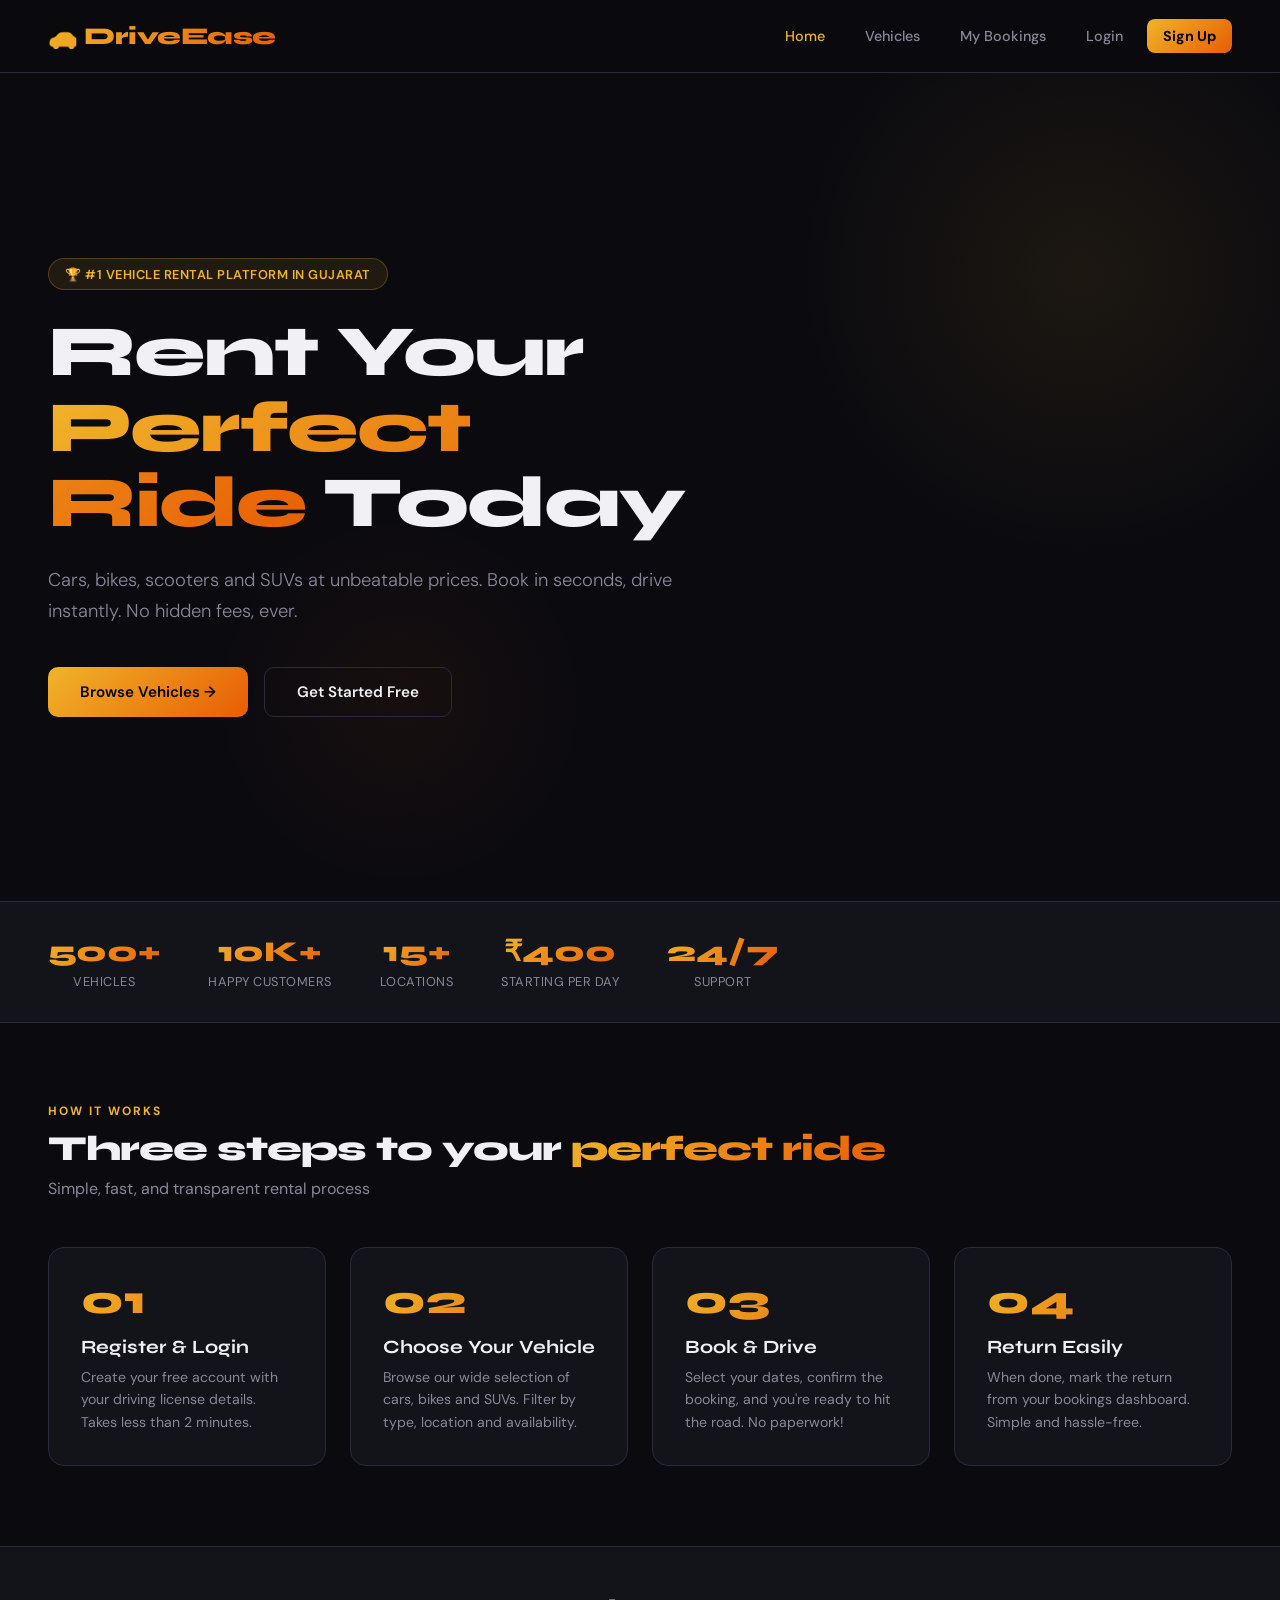
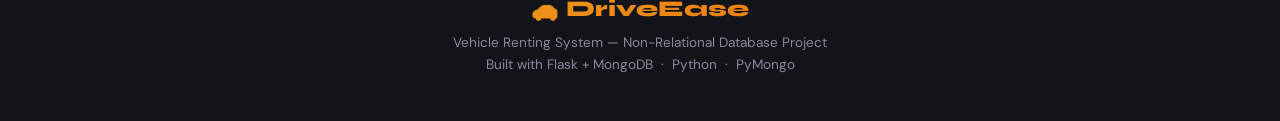
<file: Vehhicle-renting-system/frontend/index.html>
<!DOCTYPE html>
<html lang="en">
<head>
  <meta charset="UTF-8">
  <meta name="viewport" content="width=device-width, initial-scale=1.0">
  <title>DriveEase — Vehicle Renting System</title>
  <link rel="stylesheet" href="../css/style.css">
  <link rel="icon" href="data:image/svg+xml,<svg xmlns='http://www.w3.org/2000/svg' viewBox='0 0 100 100'><text y='.9em' font-size='90'>🚗</text></svg>">
</head>
<body>
  <nav>
    <a class="nav-logo" href="index.html">🚗 DriveEase</a>
    <div class="nav-links">
      <a href="index.html" class="active">Home</a>
      <a href="vehicles.html">Vehicles</a>
      <a href="booking.html">My Bookings</a>
      <span id="navUser" style="display:none;color:var(--text-muted);font-size:0.9rem;padding:0.5rem 1rem;"></span>
      <a href="login.html" id="navLogin">Login</a>
      <a href="register.html" class="btn-nav" id="navRegister">Sign Up</a>
      <a href="#" class="btn-nav" id="navLogout" style="display:none" onclick="logout()">Logout</a>
    </div>
  </nav>

  <section class="hero">
    <div class="hero-content">
      <div class="hero-badge fade-up">🏆 #1 Vehicle Rental Platform in Gujarat</div>
      <h1 class="fade-up-2">Rent Your <span>Perfect Ride</span> Today</h1>
      <p class="fade-up-3">Cars, bikes, scooters and SUVs at unbeatable prices. Book in seconds, drive instantly. No hidden fees, ever.</p>
      <div class="hero-btns fade-up-4">
        <a href="vehicles.html" class="btn btn-primary">Browse Vehicles →</a>
        <a href="register.html" class="btn btn-outline">Get Started Free</a>
      </div>
    </div>
  </section>

  <div class="stats-bar">
    <div class="stat"><div class="stat-number">500+</div><div class="stat-label">Vehicles</div></div>
    <div class="stat"><div class="stat-number">10K+</div><div class="stat-label">Happy Customers</div></div>
    <div class="stat"><div class="stat-number">15+</div><div class="stat-label">Locations</div></div>
    <div class="stat"><div class="stat-number">₹400</div><div class="stat-label">Starting Per Day</div></div>
    <div class="stat"><div class="stat-number">24/7</div><div class="stat-label">Support</div></div>
  </div>

  <section class="section">
    <div class="section-header">
      <div class="section-tag">How It Works</div>
      <h2>Three steps to your <span style="background:var(--gradient);-webkit-background-clip:text;-webkit-text-fill-color:transparent;background-clip:text;">perfect ride</span></h2>
      <p>Simple, fast, and transparent rental process</p>
    </div>
    <div class="steps">
      <div class="step">
        <div class="step-num">01</div>
        <h3>Register & Login</h3>
        <p>Create your free account with your driving license details. Takes less than 2 minutes.</p>
      </div>
      <div class="step">
        <div class="step-num">02</div>
        <h3>Choose Your Vehicle</h3>
        <p>Browse our wide selection of cars, bikes and SUVs. Filter by type, location and availability.</p>
      </div>
      <div class="step">
        <div class="step-num">03</div>
        <h3>Book & Drive</h3>
        <p>Select your dates, confirm the booking, and you're ready to hit the road. No paperwork!</p>
      </div>
      <div class="step">
        <div class="step-num">04</div>
        <h3>Return Easily</h3>
        <p>When done, mark the return from your bookings dashboard. Simple and hassle-free.</p>
      </div>
    </div>
  </section>

  <footer>
    <span class="footer-logo">🚗 DriveEase</span>
    <p>Vehicle Renting System — Non-Relational Database Project</p>
    <p style="margin-top:0.3rem;">Built with Flask + MongoDB &nbsp;·&nbsp; Python &nbsp;·&nbsp; PyMongo</p>
  </footer>

  <script src="../js/script.js"></script>
</body>
</html>
</file>
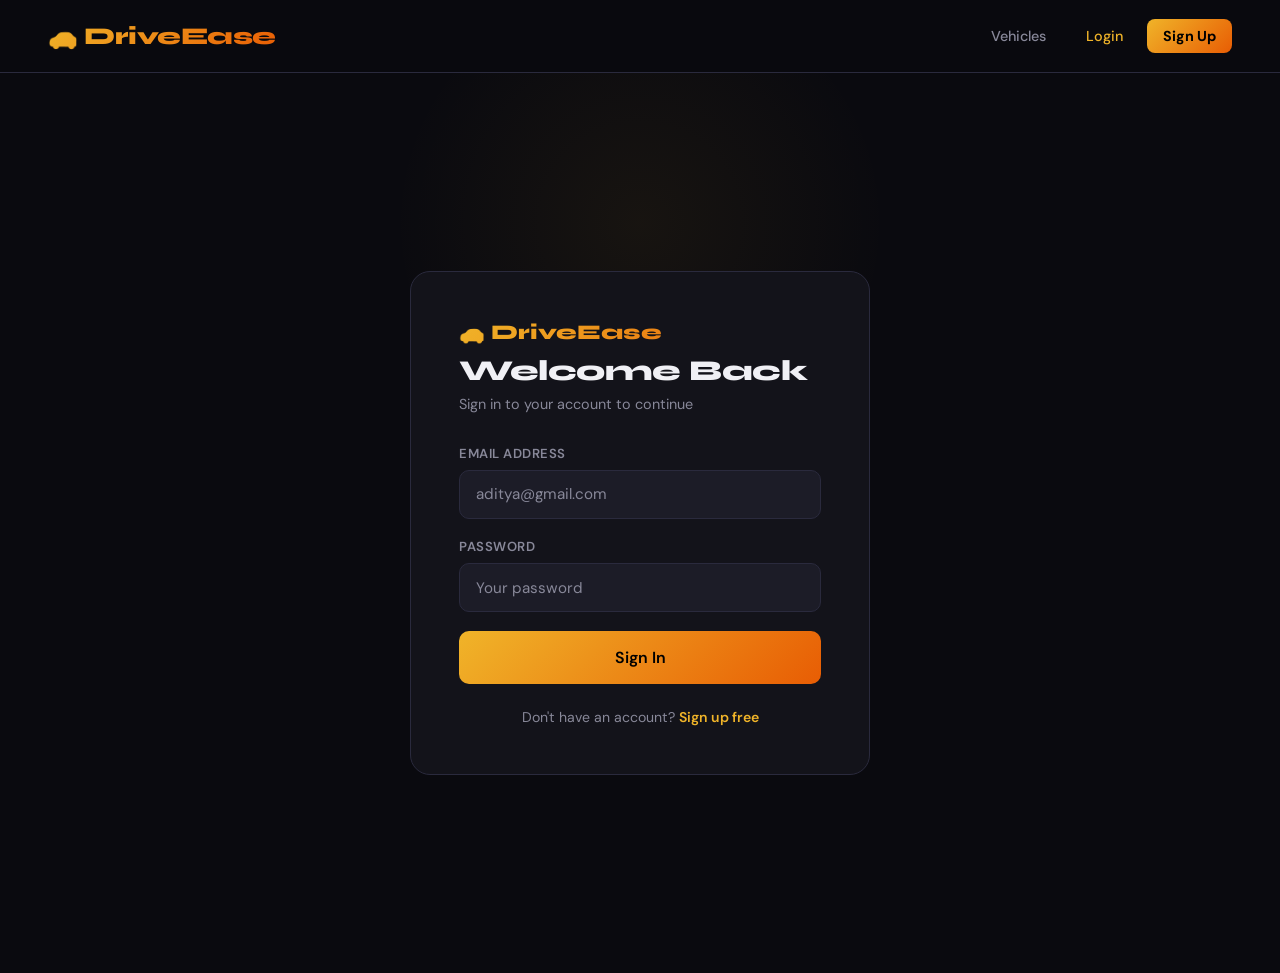
<file: Vehhicle-renting-system/frontend/booking.html>
<!DOCTYPE html>
<html lang="en">
<head>
  <meta charset="UTF-8">
  <meta name="viewport" content="width=device-width, initial-scale=1.0">
  <title>My Bookings — DriveEase</title>
  <link rel="stylesheet" href="../css/style.css">
</head>
<body data-page="booking">
  <nav>
    <a class="nav-logo" href="index.html">🚗 DriveEase</a>
    <div class="nav-links">
      <a href="/">Home</a>
      <a href="/">Vehicles</a>
      <a href="/booking.html" class="active">My Bookings</a>
      <span id="navUser" style="display:none;color:var(--text-muted);font-size:0.9rem;padding:0.5rem 1rem;"></span>
      <a href="/login.html" id="navLogin">Login</a>
      <a href="/register.html" class="btn-nav" id="navRegister">Sign Up</a>
      <a href="#" class="btn-nav" id="navLogout" style="display:none" onclick="logout()">Logout</a>
    </div>
  </nav>

  <section class="section">
    <div class="section-header">
      <div class="section-tag">Dashboard</div>
      <h2>My <span style="background:var(--gradient);-webkit-background-clip:text;-webkit-text-fill-color:transparent;background-clip:text;">Bookings</span></h2>
      <p>Manage your active and past vehicle rentals</p>
    </div>

    <div style="overflow-x:auto;">
      <table class="bookings-table">
        <thead>
          <tr>
            <th>Vehicle</th>
            <th>Pickup Date</th>
            <th>Return Date</th>
            <th>Total Price</th>
            <th>Status</th>
            <th>Action</th>
          </tr>
        </thead>
        <tbody id="bookingsBody">
          <tr><td colspan="6"><div class="spinner"></div></td></tr>
        </tbody>
      </table>
    </div>

    <div style="margin-top:2rem;text-align:center;">
      <a href="vehicles.html" class="btn btn-primary">+ Book Another Vehicle</a>
    </div>
  </section>

  <script src="../js/script.js"></script>
</body>
</html>
</file>
<file: Vehhicle-renting-system/css/style.css>
@import url('https://fonts.googleapis.com/css2?family=Syne:wght@400;600;700;800&family=DM+Sans:ital,wght@0,300;0,400;0,500;1,300&display=swap');

:root {
  --bg: #0a0a0f;
  --surface: #13131a;
  --surface2: #1c1c27;
  --border: #2a2a3d;
  --accent: #f0b429;
  --accent2: #e85d04;
  --text: #f0f0f5;
  --text-muted: #888899;
  --success: #22c55e;
  --error: #ef4444;
  --gradient: linear-gradient(135deg, #f0b429, #e85d04);
}

* { margin: 0; padding: 0; box-sizing: border-box; }

html { scroll-behavior: smooth; }

body {
  font-family: 'DM Sans', sans-serif;
  background: var(--bg);
  color: var(--text);
  min-height: 100vh;
  overflow-x: hidden;
}

/* ── SCROLLBAR ── */
::-webkit-scrollbar { width: 6px; }
::-webkit-scrollbar-track { background: var(--bg); }
::-webkit-scrollbar-thumb { background: var(--border); border-radius: 3px; }

/* ── NAV ── */
nav {
  display: flex;
  align-items: center;
  justify-content: space-between;
  padding: 1.2rem 3rem;
  background: rgba(10,10,15,0.95);
  backdrop-filter: blur(20px);
  border-bottom: 1px solid var(--border);
  position: sticky;
  top: 0;
  z-index: 100;
}

.nav-logo {
  font-family: 'Syne', sans-serif;
  font-size: 1.5rem;
  font-weight: 800;
  background: var(--gradient);
  -webkit-background-clip: text;
  -webkit-text-fill-color: transparent;
  background-clip: text;
  letter-spacing: -0.5px;
  text-decoration: none;
}

.nav-links { display: flex; gap: 0.5rem; align-items: center; }

.nav-links a {
  color: var(--text-muted);
  text-decoration: none;
  padding: 0.5rem 1rem;
  border-radius: 8px;
  font-size: 0.9rem;
  font-weight: 500;
  transition: all 0.2s;
}
.nav-links a:hover { color: var(--text); background: var(--surface2); }
.nav-links a.active { color: var(--accent); }

.btn-nav {
  background: var(--gradient) !important;
  color: #000 !important;
  font-weight: 700 !important;
  -webkit-text-fill-color: #000 !important;
}
.btn-nav:hover { opacity: 0.9; transform: translateY(-1px); }

/* ── HERO ── */
.hero {
  min-height: 92vh;
  display: flex;
  align-items: center;
  padding: 4rem 3rem;
  position: relative;
  overflow: hidden;
}

.hero::before {
  content: '';
  position: absolute;
  width: 600px; height: 600px;
  background: radial-gradient(circle, rgba(240,180,41,0.08) 0%, transparent 70%);
  top: -100px; right: -100px;
  pointer-events: none;
}
.hero::after {
  content: '';
  position: absolute;
  width: 400px; height: 400px;
  background: radial-gradient(circle, rgba(232,93,4,0.06) 0%, transparent 70%);
  bottom: 0; left: 200px;
  pointer-events: none;
}

.hero-content { max-width: 640px; position: relative; z-index: 1; }

.hero-badge {
  display: inline-flex;
  align-items: center;
  gap: 0.5rem;
  background: rgba(240,180,41,0.1);
  border: 1px solid rgba(240,180,41,0.25);
  color: var(--accent);
  padding: 0.4rem 1rem;
  border-radius: 100px;
  font-size: 0.8rem;
  font-weight: 600;
  letter-spacing: 0.5px;
  text-transform: uppercase;
  margin-bottom: 1.5rem;
}

.hero h1 {
  font-family: 'Syne', sans-serif;
  font-size: clamp(2.5rem, 6vw, 4.5rem);
  font-weight: 800;
  line-height: 1.05;
  letter-spacing: -2px;
  margin-bottom: 1.5rem;
}

.hero h1 span {
  background: var(--gradient);
  -webkit-background-clip: text;
  -webkit-text-fill-color: transparent;
  background-clip: text;
}

.hero p {
  font-size: 1.15rem;
  color: var(--text-muted);
  line-height: 1.7;
  margin-bottom: 2.5rem;
  font-weight: 300;
}

.hero-btns { display: flex; gap: 1rem; flex-wrap: wrap; }

.btn {
  display: inline-flex;
  align-items: center;
  gap: 0.5rem;
  padding: 0.85rem 2rem;
  border-radius: 10px;
  font-size: 0.95rem;
  font-weight: 600;
  cursor: pointer;
  border: none;
  transition: all 0.25s cubic-bezier(0.34, 1.56, 0.64, 1);
  text-decoration: none;
  font-family: 'DM Sans', sans-serif;
}

.btn-primary {
  background: var(--gradient);
  color: #000;
}
.btn-primary:hover { transform: translateY(-2px); box-shadow: 0 8px 25px rgba(240,180,41,0.35); }

.btn-outline {
  background: transparent;
  color: var(--text);
  border: 1px solid var(--border);
}
.btn-outline:hover { background: var(--surface2); border-color: var(--accent); color: var(--accent); transform: translateY(-2px); }

/* ── STATS ── */
.stats-bar {
  display: flex;
  gap: 3rem;
  padding: 2rem 3rem;
  background: var(--surface);
  border-top: 1px solid var(--border);
  border-bottom: 1px solid var(--border);
  overflow-x: auto;
}

.stat { text-align: center; white-space: nowrap; }
.stat-number {
  font-family: 'Syne', sans-serif;
  font-size: 1.8rem;
  font-weight: 800;
  background: var(--gradient);
  -webkit-background-clip: text;
  -webkit-text-fill-color: transparent;
  background-clip: text;
}
.stat-label { font-size: 0.8rem; color: var(--text-muted); margin-top: 0.2rem; text-transform: uppercase; letter-spacing: 0.5px; }

/* ── SECTION ── */
.section { padding: 5rem 3rem; }
.section-header { margin-bottom: 3rem; }
.section-header h2 {
  font-family: 'Syne', sans-serif;
  font-size: 2.2rem;
  font-weight: 800;
  letter-spacing: -1px;
  margin-bottom: 0.5rem;
}
.section-header p { color: var(--text-muted); }

.section-tag {
  font-size: 0.75rem;
  font-weight: 700;
  text-transform: uppercase;
  letter-spacing: 2px;
  color: var(--accent);
  margin-bottom: 0.5rem;
}

/* ── VEHICLE GRID ── */
.vehicle-grid {
  display: grid;
  grid-template-columns: repeat(auto-fill, minmax(280px, 1fr));
  gap: 1.5rem;
}

.vehicle-card {
  background: var(--surface);
  border: 1px solid var(--border);
  border-radius: 16px;
  overflow: hidden;
  transition: all 0.3s cubic-bezier(0.34, 1.56, 0.64, 1);
  cursor: pointer;
}

.vehicle-card:hover {
  transform: translateY(-6px);
  border-color: rgba(240,180,41,0.4);
  box-shadow: 0 20px 40px rgba(0,0,0,0.4);
}

.vehicle-img {
  height: 160px;
  display: flex;
  align-items: center;
  justify-content: center;
  font-size: 5rem;
  background: var(--surface2);
  position: relative;
  overflow: hidden;
}

.vehicle-img::before {
  content: '';
  position: absolute;
  inset: 0;
  background: radial-gradient(circle at 50% 100%, rgba(240,180,41,0.08), transparent 60%);
}

.vehicle-body { padding: 1.25rem; }

.vehicle-type {
  font-size: 0.72rem;
  font-weight: 700;
  text-transform: uppercase;
  letter-spacing: 1.5px;
  color: var(--accent);
  margin-bottom: 0.4rem;
}

.vehicle-name {
  font-family: 'Syne', sans-serif;
  font-size: 1.15rem;
  font-weight: 700;
  margin-bottom: 0.75rem;
}

.vehicle-meta {
  display: flex;
  gap: 1rem;
  color: var(--text-muted);
  font-size: 0.82rem;
  margin-bottom: 1rem;
}

.vehicle-meta span { display: flex; align-items: center; gap: 0.3rem; }

.vehicle-footer {
  display: flex;
  align-items: center;
  justify-content: space-between;
  padding-top: 1rem;
  border-top: 1px solid var(--border);
}

.price {
  font-family: 'Syne', sans-serif;
  font-size: 1.25rem;
  font-weight: 800;
  color: var(--accent);
}
.price span { font-size: 0.75rem; color: var(--text-muted); font-family: 'DM Sans', sans-serif; font-weight: 400; }

.badge {
  font-size: 0.72rem;
  font-weight: 700;
  padding: 0.25rem 0.7rem;
  border-radius: 100px;
}
.badge-available { background: rgba(34,197,94,0.15); color: var(--success); border: 1px solid rgba(34,197,94,0.3); }
.badge-unavailable { background: rgba(239,68,68,0.15); color: var(--error); border: 1px solid rgba(239,68,68,0.3); }

/* ── FILTERS ── */
.filters {
  display: flex;
  gap: 0.75rem;
  flex-wrap: wrap;
  margin-bottom: 2rem;
}

.filter-btn {
  padding: 0.5rem 1.25rem;
  border-radius: 100px;
  border: 1px solid var(--border);
  background: transparent;
  color: var(--text-muted);
  font-size: 0.85rem;
  font-weight: 500;
  cursor: pointer;
  transition: all 0.2s;
  font-family: 'DM Sans', sans-serif;
}
.filter-btn:hover, .filter-btn.active {
  background: var(--gradient);
  border-color: transparent;
  color: #000;
  font-weight: 700;
}

/* ── FORMS ── */
.auth-wrapper {
  min-height: 100vh;
  display: flex;
  align-items: center;
  justify-content: center;
  padding: 2rem;
  background: var(--bg);
  position: relative;
  overflow: hidden;
}

.auth-wrapper::before {
  content: '';
  position: absolute;
  width: 500px; height: 500px;
  background: radial-gradient(circle, rgba(240,180,41,0.06) 0%, transparent 70%);
  top: -100px; left: 50%;
  transform: translateX(-50%);
}

.auth-card {
  background: var(--surface);
  border: 1px solid var(--border);
  border-radius: 20px;
  padding: 3rem;
  width: 100%;
  max-width: 460px;
  position: relative;
  z-index: 1;
}

.auth-logo {
  font-family: 'Syne', sans-serif;
  font-size: 1.3rem;
  font-weight: 800;
  background: var(--gradient);
  -webkit-background-clip: text;
  -webkit-text-fill-color: transparent;
  background-clip: text;
  margin-bottom: 0.5rem;
}

.auth-title {
  font-family: 'Syne', sans-serif;
  font-size: 1.8rem;
  font-weight: 800;
  margin-bottom: 0.4rem;
  letter-spacing: -0.5px;
}

.auth-sub { color: var(--text-muted); font-size: 0.9rem; margin-bottom: 2rem; }

.form-row { display: grid; grid-template-columns: 1fr 1fr; gap: 1rem; }

.form-group { margin-bottom: 1.2rem; }

.form-group label {
  display: block;
  font-size: 0.82rem;
  font-weight: 600;
  color: var(--text-muted);
  margin-bottom: 0.5rem;
  text-transform: uppercase;
  letter-spacing: 0.5px;
}

.form-group input, .form-group select {
  width: 100%;
  padding: 0.85rem 1rem;
  background: var(--surface2);
  border: 1px solid var(--border);
  border-radius: 10px;
  color: var(--text);
  font-size: 0.95rem;
  font-family: 'DM Sans', sans-serif;
  transition: all 0.2s;
  outline: none;
  appearance: none;
}

.form-group input:focus, .form-group select:focus {
  border-color: var(--accent);
  background: rgba(240,180,41,0.04);
  box-shadow: 0 0 0 3px rgba(240,180,41,0.1);
}

.form-group input::placeholder { color: var(--text-muted); }

.btn-full { width: 100%; justify-content: center; padding: 1rem; font-size: 1rem; }

.auth-link {
  text-align: center;
  margin-top: 1.5rem;
  font-size: 0.88rem;
  color: var(--text-muted);
}
.auth-link a { color: var(--accent); text-decoration: none; font-weight: 600; }

/* ── BOOKING MODAL ── */
.modal-overlay {
  position: fixed;
  inset: 0;
  background: rgba(0,0,0,0.8);
  backdrop-filter: blur(8px);
  z-index: 1000;
  display: flex;
  align-items: center;
  justify-content: center;
  padding: 2rem;
  opacity: 0;
  pointer-events: none;
  transition: opacity 0.3s;
}
.modal-overlay.active { opacity: 1; pointer-events: all; }

.modal {
  background: var(--surface);
  border: 1px solid var(--border);
  border-radius: 20px;
  padding: 2.5rem;
  width: 100%;
  max-width: 480px;
  transform: translateY(20px);
  transition: transform 0.3s;
}
.modal-overlay.active .modal { transform: translateY(0); }

.modal-header { display: flex; justify-content: space-between; align-items: flex-start; margin-bottom: 1.5rem; }
.modal-title { font-family: 'Syne', sans-serif; font-size: 1.4rem; font-weight: 800; }
.modal-close {
  background: var(--surface2);
  border: 1px solid var(--border);
  color: var(--text-muted);
  width: 32px; height: 32px;
  border-radius: 8px;
  cursor: pointer;
  font-size: 1.1rem;
  display: flex; align-items: center; justify-content: center;
  transition: all 0.2s;
}
.modal-close:hover { color: var(--text); border-color: var(--error); }

.vehicle-summary {
  display: flex;
  gap: 1rem;
  align-items: center;
  background: var(--surface2);
  border: 1px solid var(--border);
  border-radius: 12px;
  padding: 1rem;
  margin-bottom: 1.5rem;
}
.vehicle-summary .emo { font-size: 2.5rem; }
.vehicle-summary h3 { font-family: 'Syne', sans-serif; font-size: 1rem; font-weight: 700; }
.vehicle-summary p { font-size: 0.82rem; color: var(--text-muted); }

.price-calc {
  background: rgba(240,180,41,0.08);
  border: 1px solid rgba(240,180,41,0.2);
  border-radius: 10px;
  padding: 1rem;
  margin: 1rem 0;
  font-size: 0.9rem;
}
.price-calc .total {
  font-family: 'Syne', sans-serif;
  font-size: 1.4rem;
  font-weight: 800;
  color: var(--accent);
  margin-top: 0.5rem;
}

/* ── TOAST ── */
.toast {
  position: fixed;
  bottom: 2rem;
  right: 2rem;
  padding: 1rem 1.5rem;
  border-radius: 12px;
  font-size: 0.9rem;
  font-weight: 600;
  z-index: 9999;
  transform: translateY(100px);
  opacity: 0;
  transition: all 0.4s cubic-bezier(0.34, 1.56, 0.64, 1);
  display: flex;
  align-items: center;
  gap: 0.5rem;
  max-width: 360px;
}
.toast.show { transform: translateY(0); opacity: 1; }
.toast-success { background: rgba(34,197,94,0.15); border: 1px solid rgba(34,197,94,0.4); color: var(--success); }
.toast-error { background: rgba(239,68,68,0.15); border: 1px solid rgba(239,68,68,0.4); color: var(--error); }

/* ── BOOKINGS TABLE ── */
.bookings-table { width: 100%; border-collapse: separate; border-spacing: 0 0.5rem; }
.bookings-table th {
  text-align: left;
  font-size: 0.75rem;
  text-transform: uppercase;
  letter-spacing: 1px;
  color: var(--text-muted);
  padding: 0.5rem 1rem;
}
.bookings-table td {
  padding: 1rem;
  background: var(--surface);
  border-top: 1px solid var(--border);
  border-bottom: 1px solid var(--border);
  font-size: 0.9rem;
}
.bookings-table td:first-child { border-left: 1px solid var(--border); border-radius: 10px 0 0 10px; }
.bookings-table td:last-child { border-right: 1px solid var(--border); border-radius: 0 10px 10px 0; }

/* ── HOW IT WORKS ── */
.steps {
  display: grid;
  grid-template-columns: repeat(auto-fit, minmax(200px, 1fr));
  gap: 1.5rem;
}
.step {
  background: var(--surface);
  border: 1px solid var(--border);
  border-radius: 16px;
  padding: 2rem;
  transition: all 0.3s;
}
.step:hover { border-color: rgba(240,180,41,0.3); transform: translateY(-4px); }
.step-num {
  font-family: 'Syne', sans-serif;
  font-size: 2.5rem;
  font-weight: 800;
  background: var(--gradient);
  -webkit-background-clip: text;
  -webkit-text-fill-color: transparent;
  background-clip: text;
  line-height: 1;
  margin-bottom: 1rem;
}
.step h3 { font-family: 'Syne', sans-serif; font-weight: 700; margin-bottom: 0.5rem; }
.step p { font-size: 0.88rem; color: var(--text-muted); line-height: 1.6; }

/* ── FOOTER ── */
footer {
  background: var(--surface);
  border-top: 1px solid var(--border);
  padding: 3rem;
  text-align: center;
}
.footer-logo {
  font-family: 'Syne', sans-serif;
  font-size: 1.4rem;
  font-weight: 800;
  background: var(--gradient);
  -webkit-background-clip: text;
  -webkit-text-fill-color: transparent;
  background-clip: text;
  display: block;
  margin-bottom: 0.75rem;
}
footer p { font-size: 0.85rem; color: var(--text-muted); }

/* ── EMPTY STATE ── */
.empty-state {
  text-align: center;
  padding: 5rem 2rem;
  color: var(--text-muted);
}
.empty-state .icon { font-size: 4rem; margin-bottom: 1rem; opacity: 0.5; }
.empty-state h3 { font-family: 'Syne', sans-serif; margin-bottom: 0.5rem; color: var(--text); }

/* ── LOADING ── */
.spinner {
  width: 40px; height: 40px;
  border: 3px solid var(--border);
  border-top-color: var(--accent);
  border-radius: 50%;
  animation: spin 0.8s linear infinite;
  margin: 3rem auto;
}
@keyframes spin { to { transform: rotate(360deg); } }

/* ── RESPONSIVE ── */
@media (max-width: 768px) {
  nav { padding: 1rem 1.5rem; }
  .nav-links a:not(.btn-nav) { display: none; }
  .hero, .section { padding: 3rem 1.5rem; }
  .stats-bar { padding: 1.5rem; gap: 1.5rem; }
  .auth-card { padding: 2rem; }
  .form-row { grid-template-columns: 1fr; }
}

/* ── ANIMATIONS ── */
@keyframes fadeUp {
  from { opacity: 0; transform: translateY(20px); }
  to { opacity: 1; transform: translateY(0); }
}
.fade-up { animation: fadeUp 0.5s ease forwards; }
.fade-up-2 { animation: fadeUp 0.5s 0.1s ease forwards; opacity: 0; }
.fade-up-3 { animation: fadeUp 0.5s 0.2s ease forwards; opacity: 0; }
.fade-up-4 { animation: fadeUp 0.5s 0.3s ease forwards; opacity: 0; }
</file>
